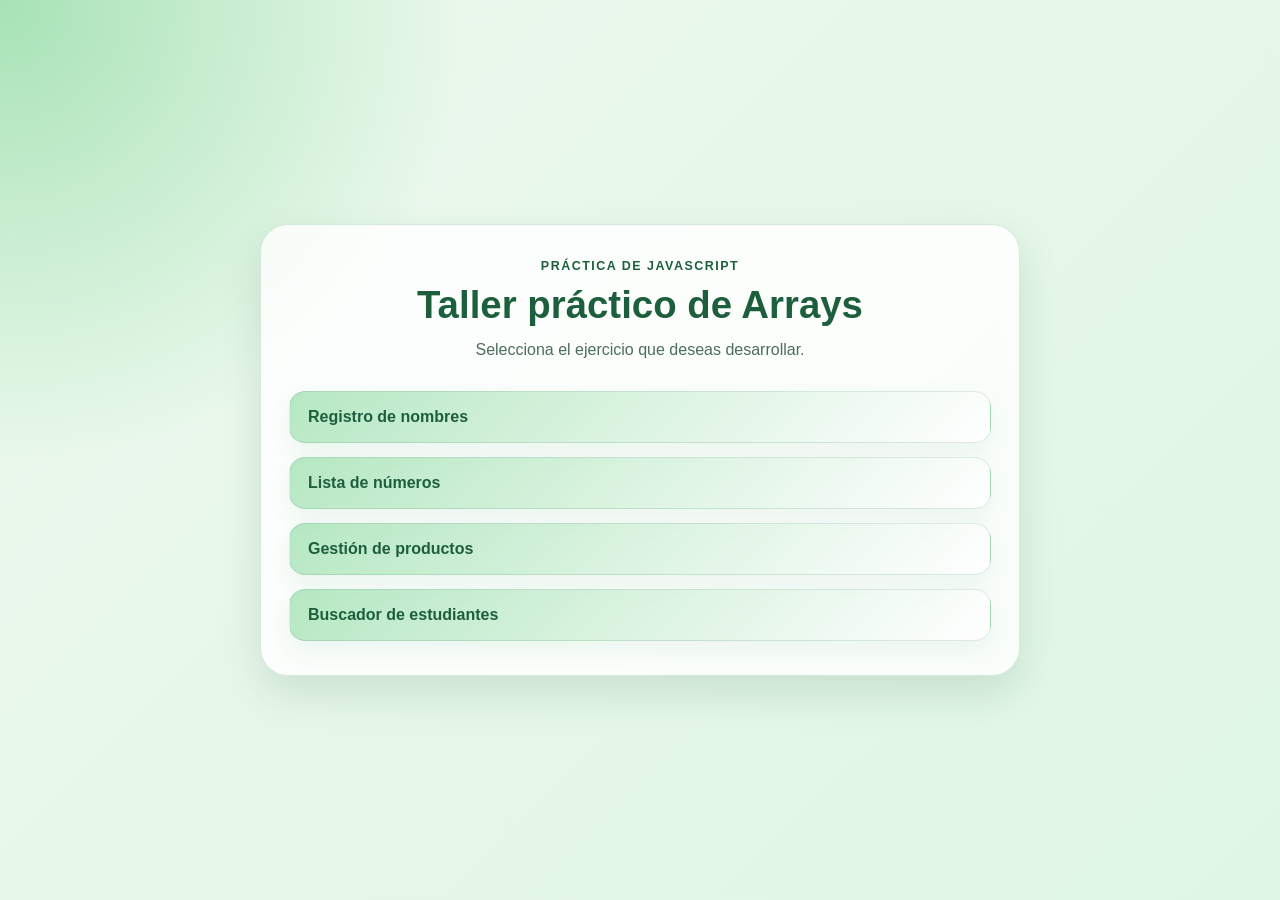
<file: index.html>
<!DOCTYPE html>
<html lang="es">
<head>
    <meta charset="UTF-8">
    <meta name="viewport" content="width=device-width, initial-scale=1.0">
    <title>Taller de Arrays</title>
    <link rel="stylesheet" href="css/styles.css">
</head>
<body>
    <main class="card">
        <header class="page-header">
            <p class="eyebrow">Práctica de JavaScript</p>
            <h1>Taller práctico de Arrays</h1>
            <p class="intro">Selecciona el ejercicio que deseas desarrollar.</p>
        </header>

        <nav aria-label="Ejercicios del taller">
            <ol class="exercise-list">
                <li><a href="ejercicio1.html">Registro de nombres</a></li>
                <li><a href="ejercicio2.html">Lista de números</a></li>
                <li><a href="ejercicio3.html">Gestión de productos</a></li>
                <li><a href="ejercicio4.html">Buscador de estudiantes</a></li>
            </ol>
        </nav>
    </main>
</body>
</html>
</file>
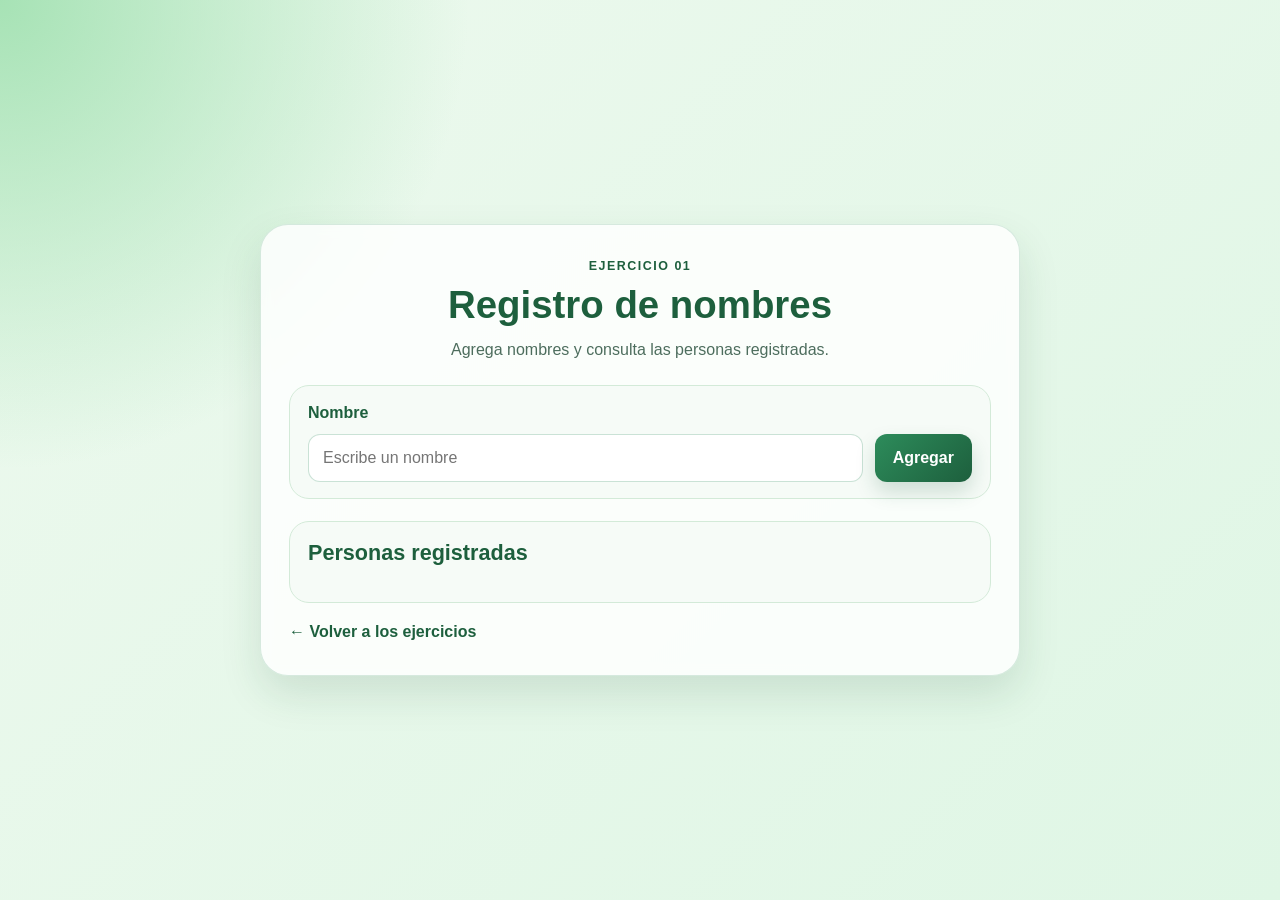
<file: ejercicio1.html>
<!DOCTYPE html>
<html lang="es">
<head>
    <meta charset="UTF-8">
    <meta name="viewport" content="width=device-width, initial-scale=1.0">
    <title>Registro de nombres</title>
    <link rel="stylesheet" href="css/styles.css">
</head>
<body>
    <main class="card">
        <header class="page-header">
            <p class="eyebrow">Ejercicio 01</p>
            <h1>Registro de nombres</h1>
            <p class="intro">Agrega nombres y consulta las personas registradas.</p>
        </header>

        <section class="search-panel" aria-label="Agregar nombre">
            <label for="nombre">Nombre</label>
            <div class="search-controls">
                <input type="text" id="nombre" placeholder="Escribe un nombre">
                <button id="btnAgregar">Agregar</button>
            </div>
        </section>

        <section class="content-section">
            <h2>Personas registradas</h2>
            <ul id="lista" class="simple-list"></ul>
            <p id="cantidad" class="intro"></p>
        </section>

        <a class="back-link" href="index.html">← Volver a los ejercicios</a>
    </main>

    <script src="js/ejercicio1.js"></script>
</body>
</html>
</file>
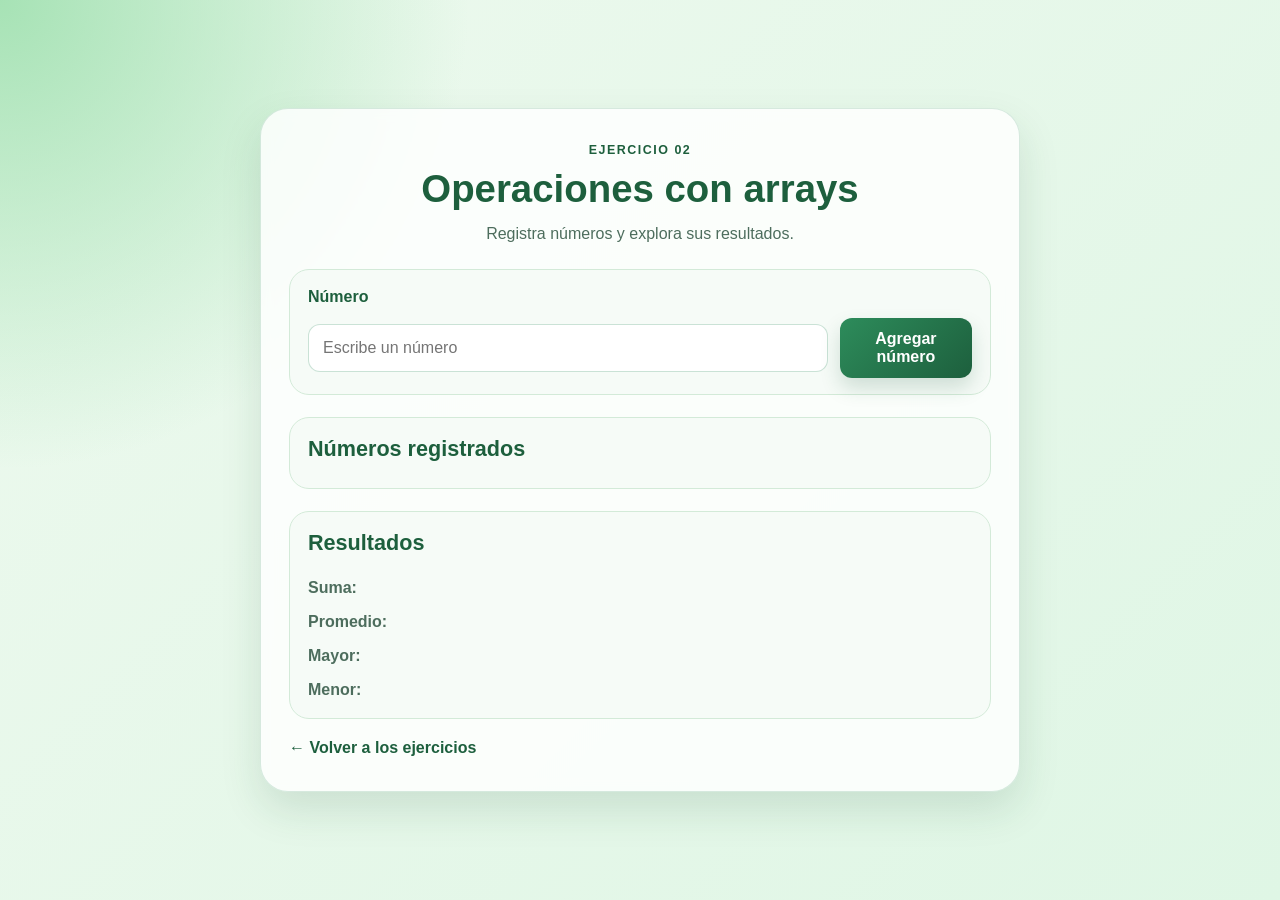
<file: ejercicio2.html>
<!DOCTYPE html>
<html lang="es">
<head>
    <meta charset="UTF-8">
    <meta name="viewport" content="width=device-width, initial-scale=1.0">
    <title>Lista de números</title>
    <link rel="stylesheet" href="css/styles.css">
</head>
<body>
    <main class="card">
        <header class="page-header">
            <p class="eyebrow">Ejercicio 02</p>
            <h1>Operaciones con arrays</h1>
            <p class="intro">Registra números y explora sus resultados.</p>
        </header>

        <form id="formulario" class="search-panel">
            <label for="numero">Número</label>
            <div class="search-controls">
                <input type="number" id="numero" placeholder="Escribe un número" step="any">
                <button type="submit" id="btnAgregar">Agregar número</button>
            </div>
        </form>

        <section class="content-section">
            <h2>Números registrados</h2>
            <ul id="lista" class="simple-list"></ul>
        </section>

        <section class="summary-panel">
            <h2>Resultados</h2>
            <p>Suma: <span id="suma"></span></p>
            <p>Promedio: <span id="promedio"></span></p>
            <p>Mayor: <span id="mayor"></span></p>
            <p>Menor: <span id="menor"></span></p>
        </section>

        <a class="back-link" href="index.html">← Volver a los ejercicios</a>
    </main>

    <script src="js/ejercicio2.js"></script>
</body>
</html>
</file>
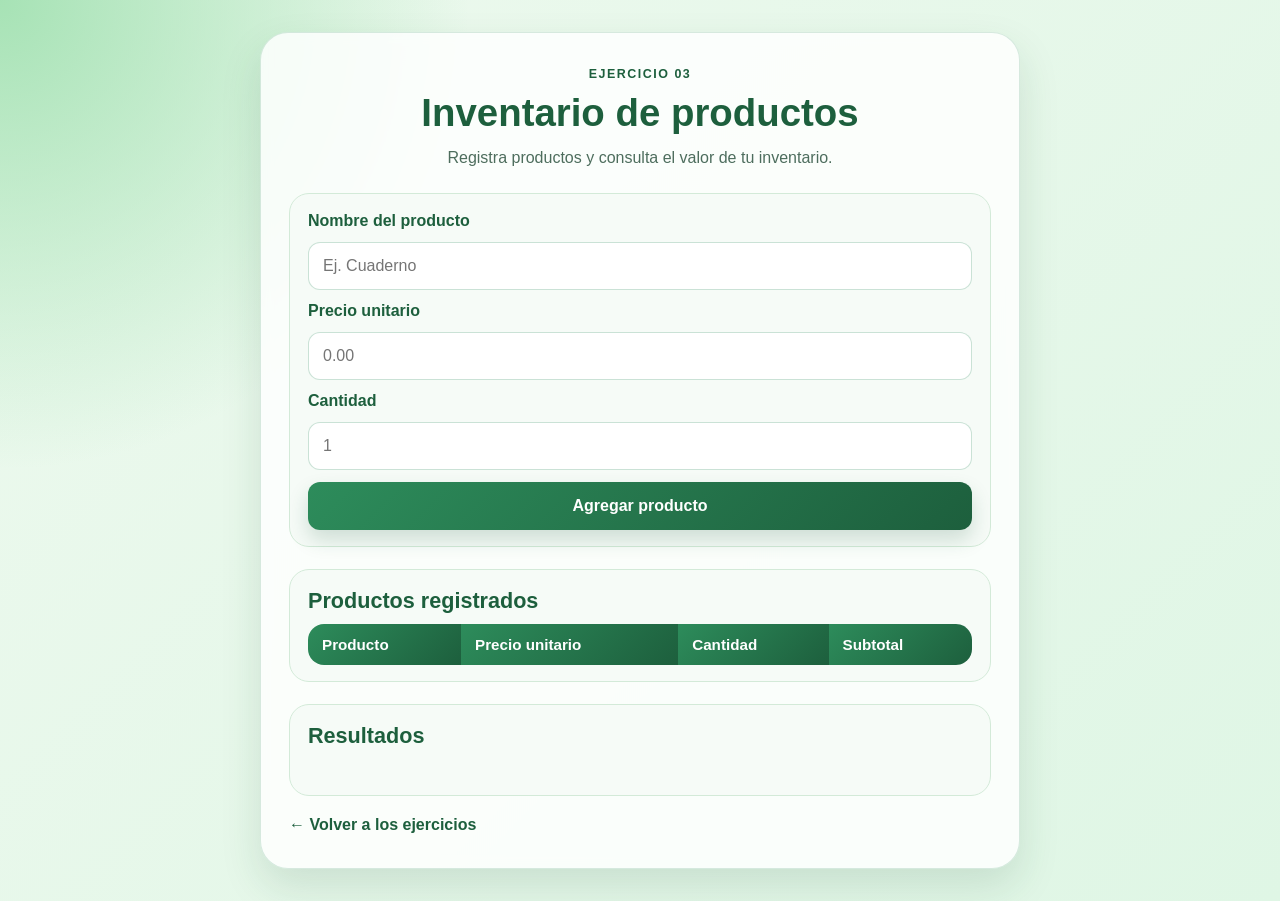
<file: ejercicio3.html>
<!DOCTYPE html>
<html lang="es">
<head>
    <meta charset="UTF-8">
    <meta name="viewport" content="width=device-width, initial-scale=1.0">
    <title>Gestión de productos</title>
    <link rel="stylesheet" href="css/styles.css">
</head>
<body>
    <main class="card card--wide">
        <header class="page-header">
            <p class="eyebrow">Ejercicio 03</p>
            <h1>Inventario de productos</h1>
            <p class="intro">Registra productos y consulta el valor de tu inventario.</p>
        </header>

        <form id="formulario" class="form-panel">
            <label for="producto">Nombre del producto</label>
            <input type="text" id="producto" placeholder="Ej. Cuaderno" required>

            <label for="precio">Precio unitario</label>
            <input type="number" id="precio" min="0" step="any" placeholder="0.00" required>

            <label for="cantidad">Cantidad</label>
            <input type="number" id="cantidad" min="1" step="1" placeholder="1" required>

            <button type="submit" id="btnAgregar">Agregar producto</button>
        </form>

        <section class="content-section">
            <h2>Productos registrados</h2>
            <div class="table-wrap">
                <table>
                    <thead>
                        <tr>
                            <th>Producto</th>
                            <th>Precio unitario</th>
                            <th>Cantidad</th>
                            <th>Subtotal</th>
                    
                        </tr>
                    </thead>
                    <tbody id="tabla"></tbody>
                </table>
            </div>
        </section>

        <section class="summary-panel">
            <h2>Resultados</h2>
            <p id="total"></p>
            <p id="productoMayor"></p>
        </section>

        <a class="back-link" href="index.html">← Volver a los ejercicios</a>
    </main>

    <script src="js/ejercicio3.js"></script>
</body>
</html>
</file>
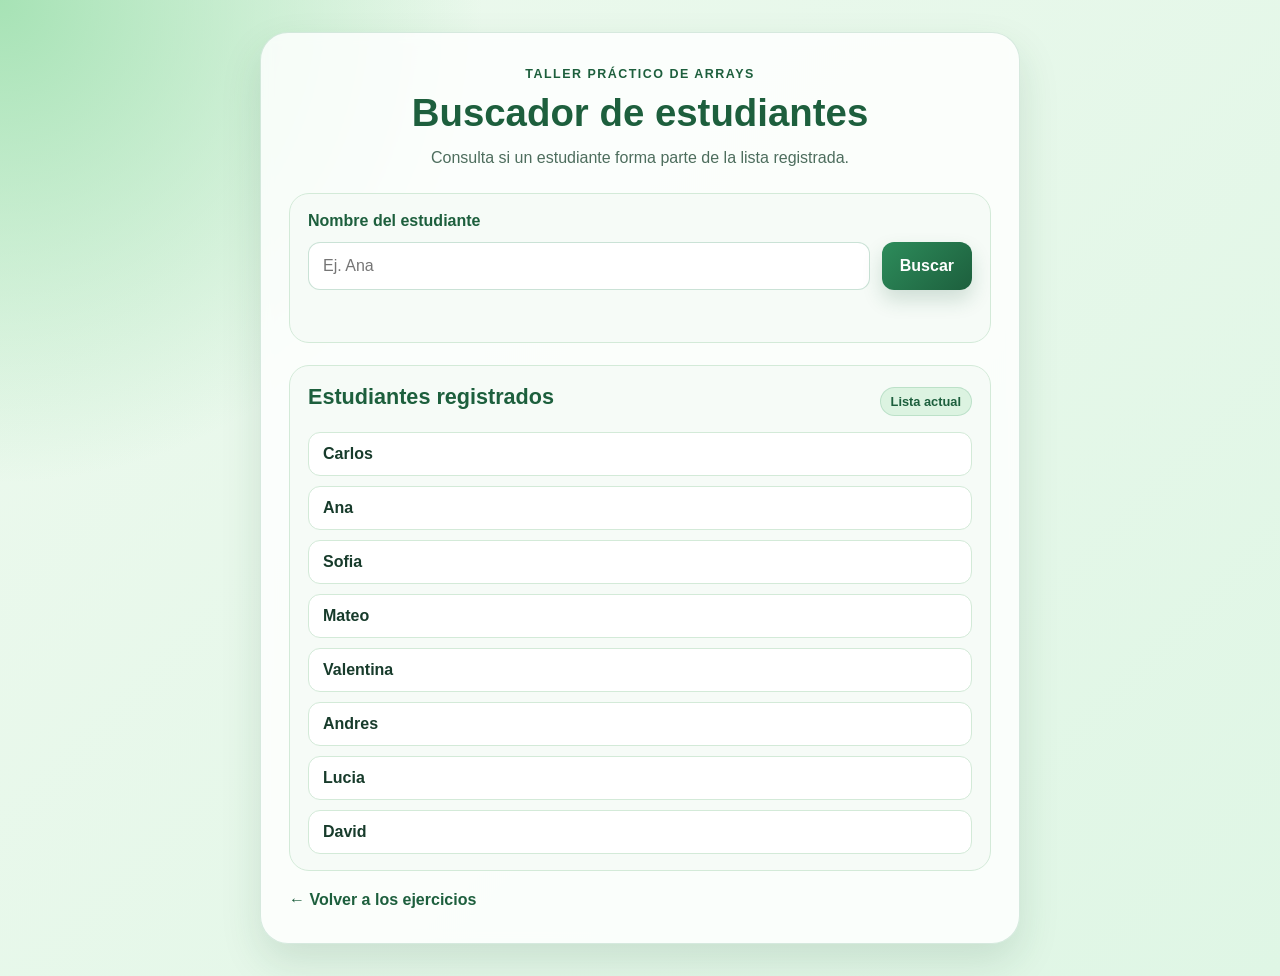
<file: ejercicio4.html>
<!DOCTYPE html>
<html lang="es">
<head>
    <meta charset="UTF-8">
    <meta name="viewport" content="width=device-width, initial-scale=1.0">
    <title>Buscador de estudiantes</title>
    <link rel="stylesheet" href="css/styles.css">
</head>
<body>
    <main class="card">
        <header class="page-header">
            <p class="eyebrow">Taller práctico de arrays</p>
            <h1>Buscador de estudiantes</h1>
            <p class="intro">Consulta si un estudiante forma parte de la lista registrada.</p>
        </header>

        <section class="search-panel" aria-label="Buscar estudiante">
            <label for="buscarNombre">Nombre del estudiante</label>
            <div class="search-controls">
                <input type="text" id="buscarNombre" placeholder="Ej. Ana">
                <button id="btnBuscar">Buscar</button>
            </div>
            <p id="resultado" aria-live="polite"></p>
        </section>

        <section class="students-section">
            <div class="section-heading">
                <h2>Estudiantes registrados</h2>
                <span class="list-note">Lista actual</span>
            </div>
            <ul id="listaEstudiantes"></ul>
        </section>

        <a class="back-link" href="index.html">← Volver a los ejercicios</a>
    </main>

    <script src="js/ejercicio4.js"></script>
</body>
</html>
</file>
<file: css/styles.css>
:root {
    --bg: #edf9ee;
    --bg-strong: #dff6e5;
    --card: rgba(255, 255, 255, 0.82);
    --panel: #f6fbf7;
    --primary: #2d8c5b;
    --primary-dark: #1d5f3d;
    --primary-soft: #9fe0af;
    --text: #173b2b;
    --muted: #4d6d5d;
    --line: #d3ead8;
    --shadow: 0 18px 40px rgba(24, 77, 50, 0.13);
}

* {
    box-sizing: border-box;
}

body {
    margin: 0;
    min-height: 100vh;
    display: grid;
    place-items: center;
    padding: 32px 20px;
    font-family: "Segoe UI", Tahoma, Geneva, Verdana, sans-serif;
    color: var(--text);
    background:
        radial-gradient(circle at top left, rgba(159, 224, 175, 0.9), transparent 30%),
        linear-gradient(135deg, var(--bg) 0%, var(--bg-strong) 100%);
}

main.card {
    width: min(100%, 760px);
    background: var(--card);
    border: 1px solid rgba(45, 140, 91, 0.18);
    border-radius: 28px;
    box-shadow: var(--shadow);
    padding: 34px 28px;
    backdrop-filter: blur(6px);
}

.card--wide {
    width: min(100%, 900px);
}

.page-header {
    text-align: center;
    margin-bottom: 22px;
}

.eyebrow {
    margin: 0 0 10px;
    font-size: 0.78rem;
    letter-spacing: 0.12em;
    text-transform: uppercase;
    color: var(--primary-dark);
    font-weight: 700;
}

h1,
h2,
label,
button,
.exercise-list a,
.back-link {
    font-family: "Segoe UI", Tahoma, Geneva, Verdana, sans-serif;
}

h1 {
    margin: 0;
    font-size: clamp(2rem, 3vw, 2.8rem);
    color: var(--primary-dark);
}

.intro {
    margin: 10px auto 0;
    max-width: 560px;
    color: var(--muted);
    line-height: 1.6;
}

.exercise-list {
    list-style: none;
    padding: 0;
    margin: 28px 0 0;
    display: grid;
    gap: 14px;
}

.exercise-list li {
    margin: 0;
}

.exercise-list a {
    display: block;
    padding: 16px 18px;
    border-radius: 16px;
    text-decoration: none;
    font-weight: 700;
    color: var(--primary-dark);
    background: linear-gradient(135deg, rgba(159, 224, 175, 0.75), rgba(255, 255, 255, 0.92));
    border: 1px solid rgba(29, 95, 61, 0.13);
    box-shadow: 0 10px 24px rgba(45, 140, 91, 0.08);
    transition: transform 0.2s ease, box-shadow 0.2s ease, border-color 0.2s ease;
}

.exercise-list a:hover,
.exercise-list a:focus-visible {
    transform: translateY(-2px);
    box-shadow: 0 14px 30px rgba(45, 140, 91, 0.15);
    border-color: rgba(29, 95, 61, 0.22);
}

.search-panel,
.form-panel,
.summary-panel,
.students-section,
.content-section {
    margin-top: 22px;
    background: var(--panel);
    border: 1px solid var(--line);
    border-radius: 20px;
    padding: 18px 18px 16px;
}

.search-panel,
.form-panel {
    display: grid;
    gap: 12px;
}

label {
    display: block;
    font-weight: 700;
    color: var(--primary-dark);
}

.search-controls {
    display: flex;
    gap: 12px;
    align-items: center;
}

input,
button {
    font: inherit;
}

input {
    width: 100%;
    min-height: 48px;
    padding: 12px 14px;
    border: 1px solid rgba(45, 140, 91, 0.25);
    border-radius: 12px;
    background-color: #ffffff;
    color: var(--text);
    transition: border-color 0.2s ease, box-shadow 0.2s ease;
}

input:focus {
    outline: none;
    border-color: var(--primary);
    box-shadow: 0 0 0 4px rgba(45, 140, 91, 0.12);
}

button {
    min-height: 48px;
    padding: 12px 18px;
    border: none;
    border-radius: 12px;
    background: linear-gradient(135deg, var(--primary) 0%, var(--primary-dark) 100%);
    color: #fff;
    font-weight: 700;
    cursor: pointer;
    box-shadow: 0 10px 20px rgba(29, 95, 61, 0.18);
    transition: transform 0.2s ease, box-shadow 0.2s ease, filter 0.2s ease;
}

button:hover,
button:focus-visible {
    transform: translateY(-1px);
    box-shadow: 0 12px 24px rgba(29, 95, 61, 0.22);
    filter: brightness(1.02);
}

.content-section h2,
.summary-panel h2,
.students-section h2 {
    margin: 0 0 10px;
    font-size: 1.35rem;
    color: var(--primary-dark);
}

.simple-list {
    list-style: none;
    padding: 0;
    margin: 0;
    display: grid;
    gap: 10px;
}

.simple-list li {
    padding: 12px 14px;
    border-radius: 12px;
    background: rgba(159, 224, 175, 0.2);
    border: 1px solid rgba(45, 140, 91, 0.12);
    color: var(--text);
    font-weight: 600;
}

.summary-panel {
    display: grid;
    gap: 10px;
}

.summary-panel p,
#resultado {
    margin: 0;
    color: var(--muted);
    font-weight: 600;
    line-height: 1.5;
}

#resultado {
    min-height: 24px;
}

.section-heading {
    display: flex;
    justify-content: space-between;
    align-items: center;
    gap: 16px;
    margin-bottom: 12px;
}

.list-note {
    display: inline-flex;
    align-items: center;
    padding: 6px 10px;
    border-radius: 999px;
    font-size: 0.8rem;
    color: var(--primary-dark);
    background: rgba(159, 224, 175, 0.3);
    border: 1px solid rgba(45, 140, 91, 0.18);
    font-weight: 700;
}

#listaEstudiantes {
    list-style: none;
    padding: 0;
    margin: 0;
    display: grid;
    gap: 10px;
}

#listaEstudiantes li {
    padding: 12px 14px;
    border-radius: 12px;
    background: #fff;
    border: 1px solid var(--line);
    color: var(--text);
    font-weight: 600;
}

.table-wrap {
    overflow-x: auto;
    margin-top: 10px;
}

table {
    width: 100%;
    border-collapse: collapse;
    background: #fff;
    border-radius: 16px;
    overflow: hidden;
}

thead th {
    background: linear-gradient(135deg, var(--primary) 0%, var(--primary-dark) 100%);
    color: #fff;
    text-align: left;
    padding: 12px 14px;
    font-size: 0.95rem;
}

tbody td {
    padding: 12px 14px;
    border-bottom: 1px solid var(--line);
    color: var(--text);
}

tbody tr:nth-child(even) {
    background: rgba(159, 224, 175, 0.09);
}

.back-link {
    display: inline-flex;
    align-items: center;
    gap: 8px;
    margin-top: 20px;
    text-decoration: none;
    font-weight: 700;
    color: var(--primary-dark);
}

.back-link:hover,
.back-link:focus-visible {
    text-decoration: underline;
}

@media (max-width: 600px) {
    main.card {
        padding: 24px 18px;
    }

    .search-controls {
        flex-direction: column;
        align-items: stretch;
    }

    button {
        width: 100%;
    }

    .section-heading {
        flex-direction: column;
        align-items: flex-start;
    }
}
</file>
